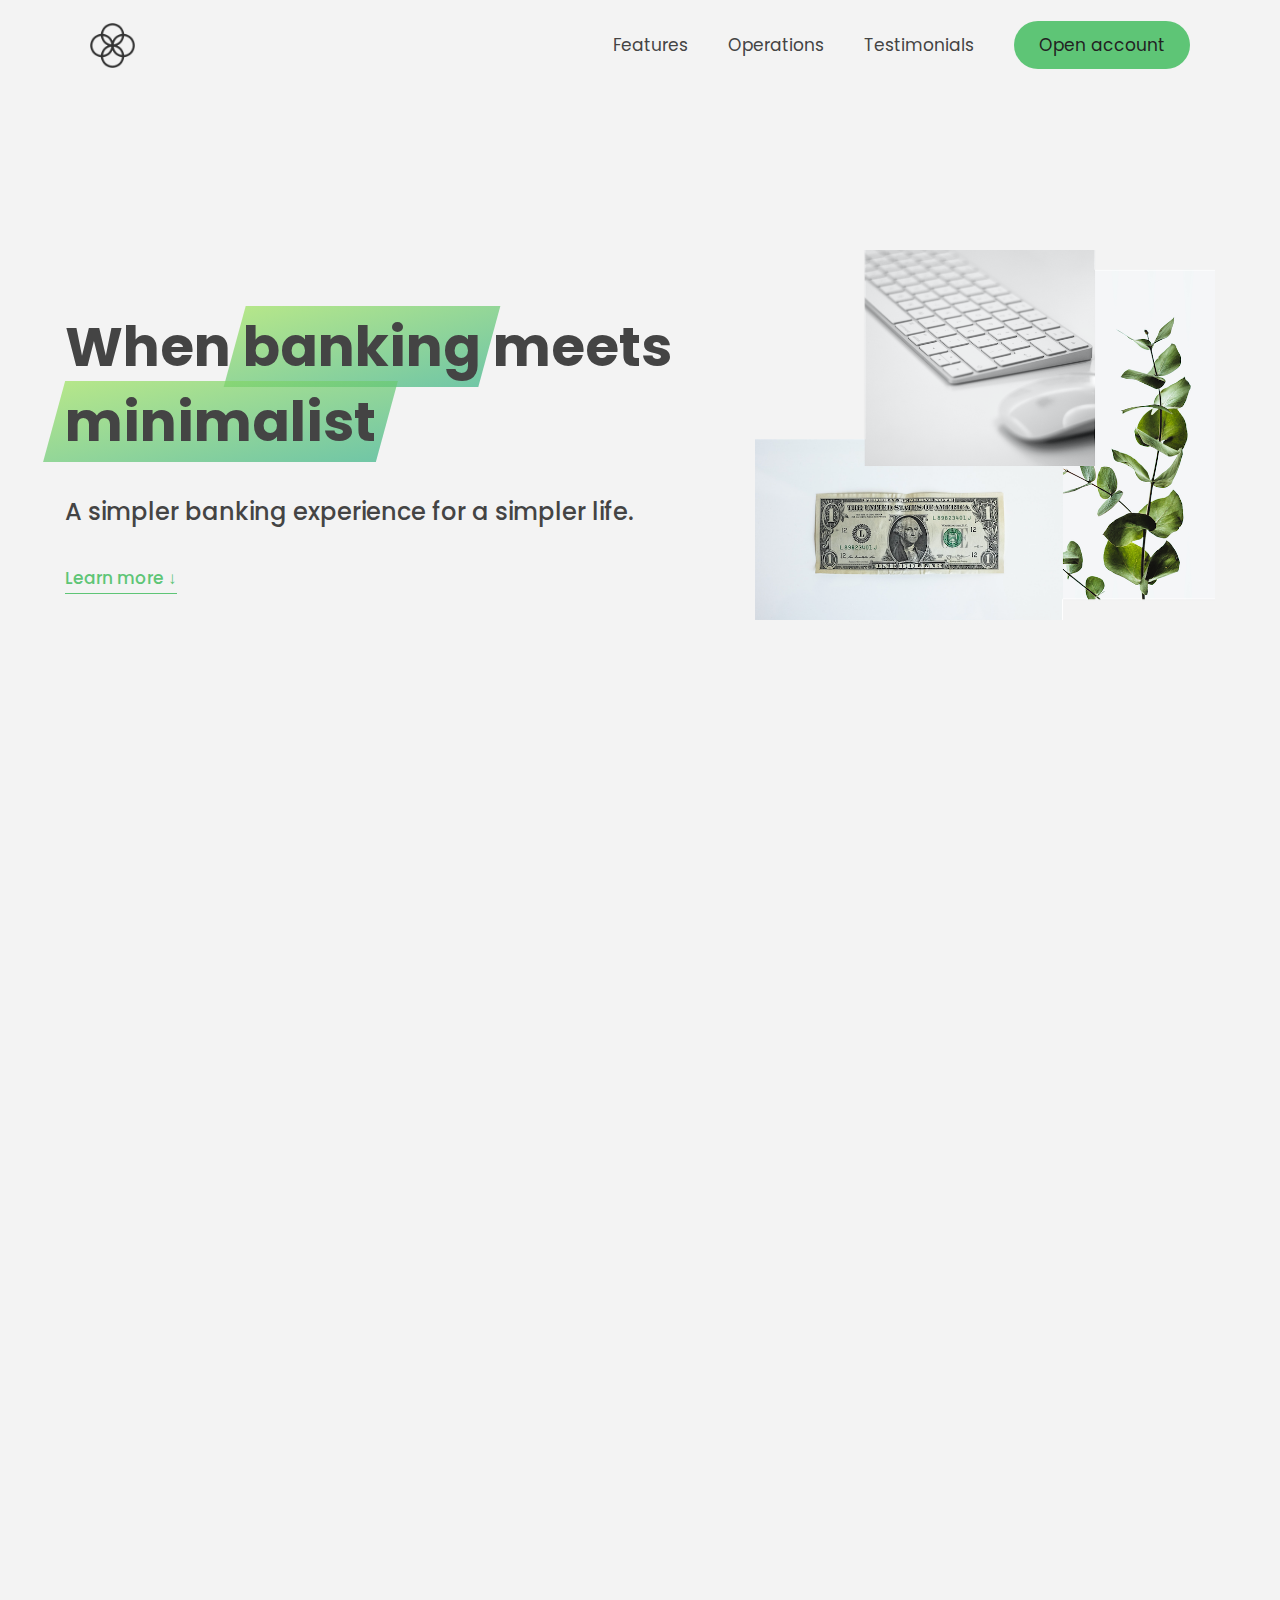
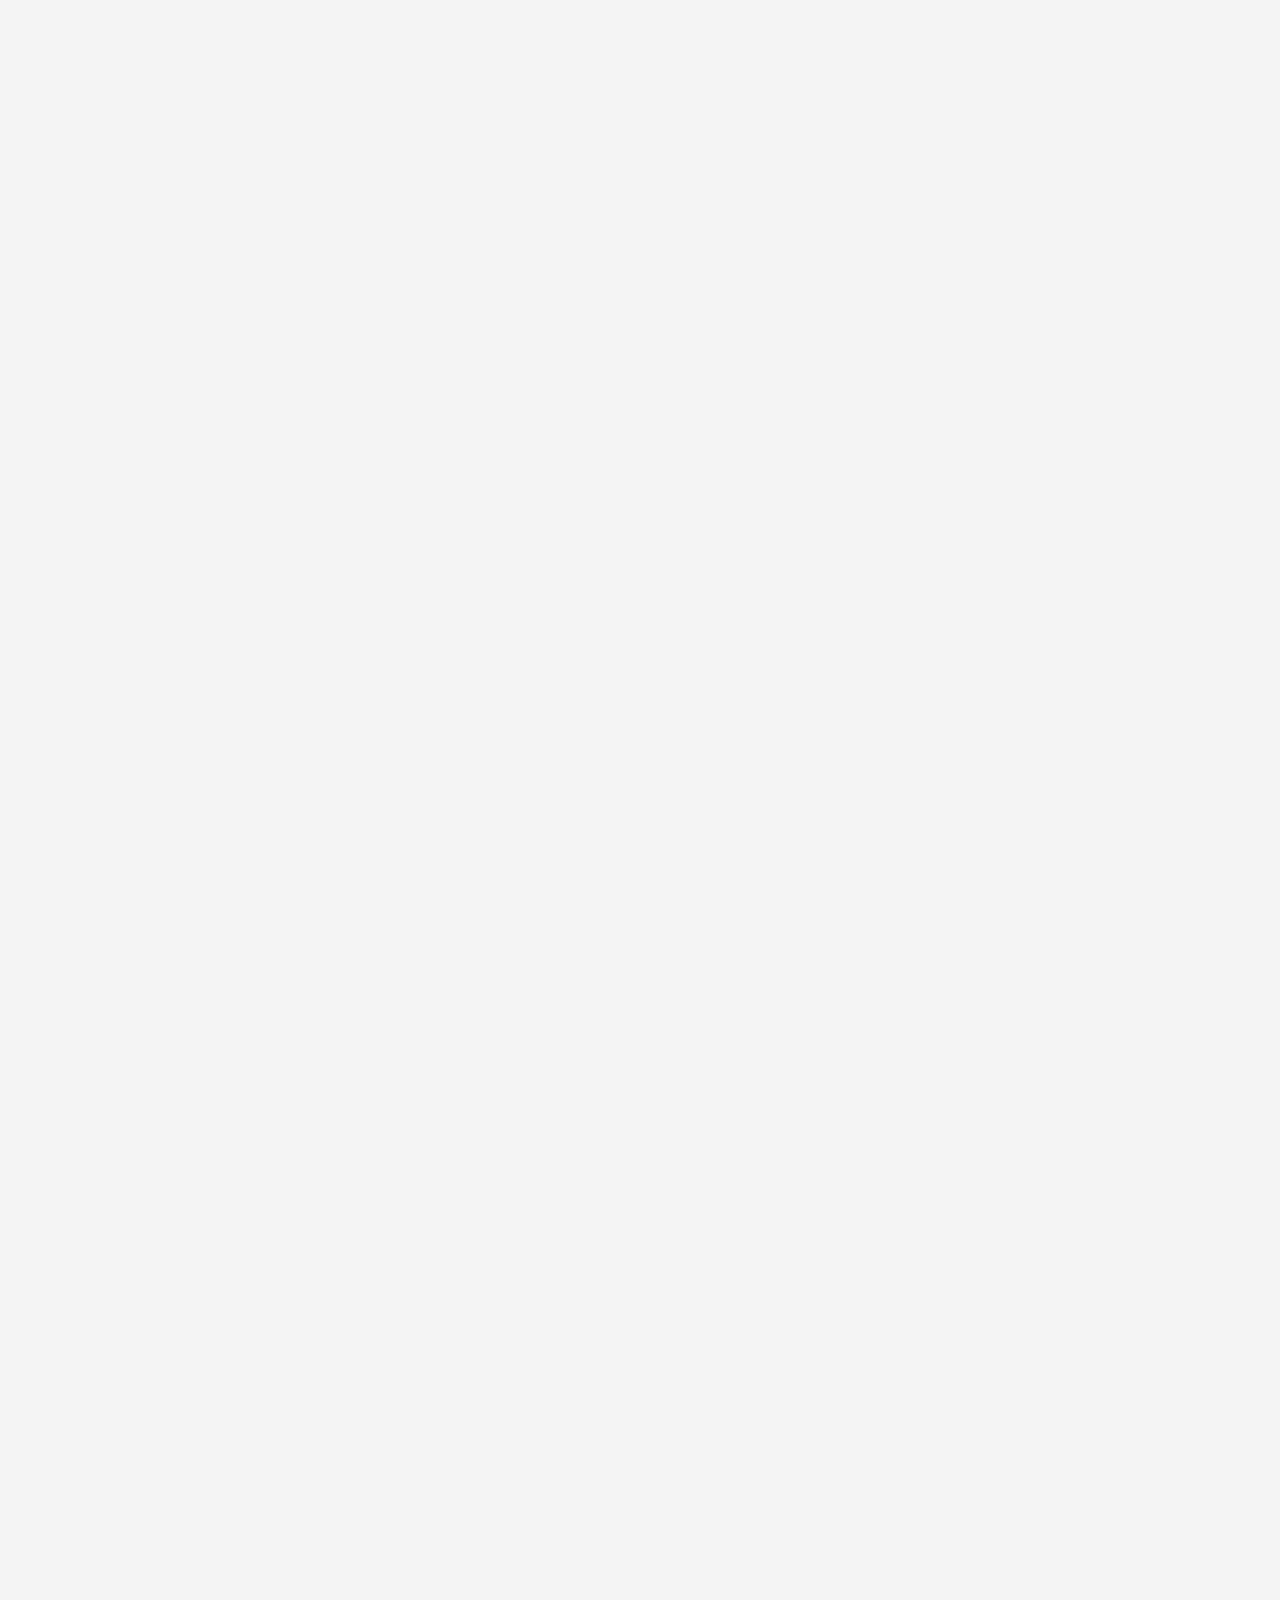
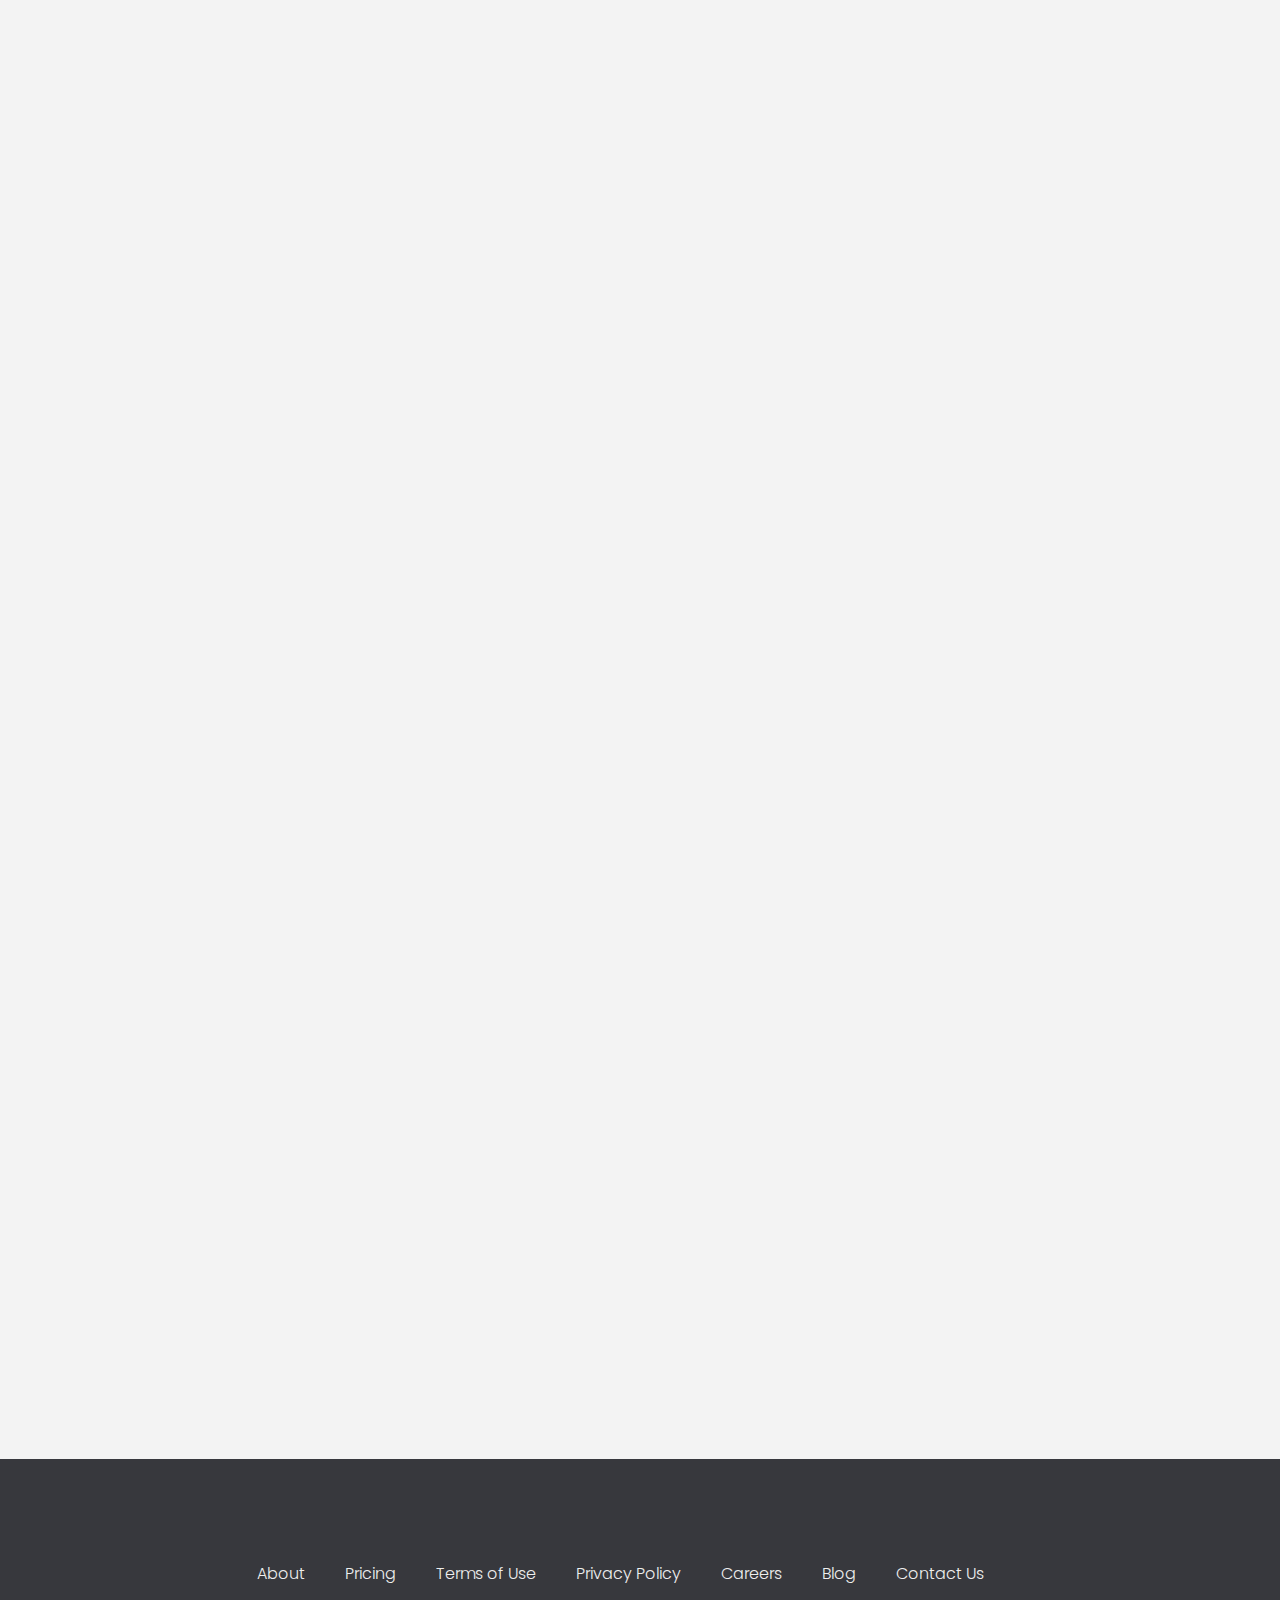
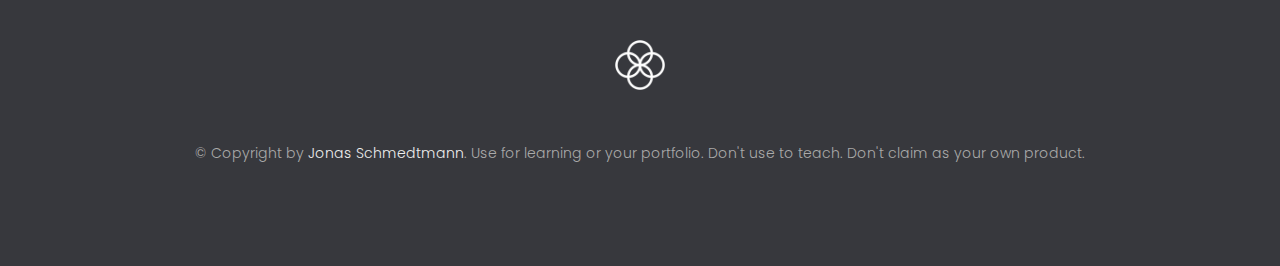
<file: Advanced-dom/index.html>
<!DOCTYPE html>
<html lang="en">
  <head>
    <meta charset="UTF-8" />
    <meta name="viewport" content="width=device-width, initial-scale=1.0" />
    <meta http-equiv="X-UA-Compatible" content="ie=edge" />
    <link rel="shortcut icon" type="image/png" href="img/icon.png" />

    <link
      href="https://fonts.googleapis.com/css?family=Poppins:300,400,500,600&display=swap"
      rel="stylesheet"
    />
    <link rel="stylesheet" href="style.css" />
    <title>Bankist | When Banking meets Minimalist</title>
    <script defer src="script.js"></script>
  </head>
  <body>
    <header class="header">
      <nav class="nav">
        <img
          src="img/logo.png"
          alt="Bankist logo"
          class="nav__logo"
          id="logo"
          designer="Jonas"
          data-version-number="3.0"
        />
        <ul class="nav__links">
          <li class="nav__item">
            <a class="nav__link" href="#section--1">Features</a>
          </li>
          <li class="nav__item">
            <a class="nav__link" href="#section--2">Operations</a>
          </li>
          <li class="nav__item">
            <a class="nav__link" href="#section--3">Testimonials</a>
          </li>
          <li class="nav__item">
            <!--When we click the link below, and when we have href #, that will make the page jump to the top -->
            <a class="nav__link nav__link--btn btn--show-modal" href="#"  
              >Open account</a
            >
          </li>
        </ul>
      </nav>

      <div class="header__title">
        <h1>
          When
          <!-- Green highlight effect -->
          <span class="highlight">banking</span>
          meets<br />
          <span class="highlight">minimalist</span>
        </h1>
        <h4>A simpler banking experience for a simpler life.</h4>
        <button class="btn--text btn--scroll-to">Learn more &DownArrow;</button>
        <img
          src="img/hero.png"
          class="header__img"
          alt="Minimalist bank items"
        />
      </div>
    </header>

    <section class="section" id="section--1">
      <div class="section__title">
        <h2 class="section__description">Features</h2>
        <h3 class="section__header">
          Everything you need in a modern bank and more.
        </h3>
      </div>

      <div class="features">
        <img
          src="img/digital-lazy.jpg"
          data-src="img/digital.jpg"
          alt="Computer"
          class="features__img lazy-img"
        />
        <div class="features__feature">
          <div class="features__icon">
            <svg>
              <use xlink:href="img/icons.svg#icon-monitor"></use>
            </svg>
          </div>
          <h5 class="features__header">100% digital bank</h5>
          <p>
            Lorem ipsum dolor sit amet consectetur adipisicing elit. Unde alias
            sint quos? Accusantium a fugiat porro reiciendis saepe quibusdam
            debitis ducimus.
          </p>
        </div>

        <div class="features__feature">
          <div class="features__icon">
            <svg>
              <use xlink:href="img/icons.svg#icon-trending-up"></use>
            </svg>
          </div>
          <h5 class="features__header">Watch your money grow</h5>
          <p>
            Nesciunt quos autem dolorum voluptates cum dolores dicta fuga
            inventore ab? Nulla incidunt eius numquam sequi iste pariatur
            quibusdam!
          </p>
        </div>
        <img
          src="img/grow-lazy.jpg"
          data-src="img/grow.jpg"
          alt="Plant"
          class="features__img lazy-img"
        />

        <img
          src="img/card-lazy.jpg"
          data-src="img/card.jpg"
          alt="Credit card"
          class="features__img lazy-img"
        />
        <div class="features__feature">
          <div class="features__icon">
            <svg>
              <use xlink:href="img/icons.svg#icon-credit-card"></use>
            </svg>
          </div>
          <h5 class="features__header">Free debit card included</h5>
          <p>
            Quasi, fugit in cumque cupiditate reprehenderit debitis animi enim
            eveniet consequatur odit quam quos possimus assumenda dicta fuga
            inventore ab.
          </p>
        </div>
      </div>
    </section>

    <section class="section" id="section--2">
      <div class="section__title">
        <h2 class="section__description">Operations</h2>
        <h3 class="section__header">
          Everything as simple as possible, but no simpler.
        </h3>
      </div>

      <div class="operations">
        <div class="operations__tab-container">
          <button
            class="btn operations__tab operations__tab--1 operations__tab--active"
            data-tab="1"
          >
            <span>01</span>Instant Transfers
          </button>
          <button class="btn operations__tab operations__tab--2" data-tab="2">
            <span>02</span>Instant Loans
          </button>
          <button class="btn operations__tab operations__tab--3" data-tab="3">
            <span>03</span>Instant Closing
          </button>
        </div>
        <div
          class="operations__content operations__content--1 operations__content--active"
        >
          <div class="operations__icon operations__icon--1">
            <svg>
              <use xlink:href="img/icons.svg#icon-upload"></use>
            </svg>
          </div>
          <h5 class="operations__header">
            Tranfser money to anyone, instantly! No fees, no BS.
          </h5>
          <p>
            Lorem ipsum dolor sit amet, consectetur adipisicing elit, sed do
            eiusmod tempor incididunt ut labore et dolore magna aliqua. Ut enim
            ad minim veniam, quis nostrud exercitation ullamco laboris nisi ut
            aliquip ex ea commodo consequat.
          </p>
        </div>

        <div class="operations__content operations__content--2">
          <div class="operations__icon operations__icon--2">
            <svg>
              <use xlink:href="img/icons.svg#icon-home"></use>
            </svg>
          </div>
          <h5 class="operations__header">
            Buy a home or make your dreams come true, with instant loans.
          </h5>
          <p>
            Duis aute irure dolor in reprehenderit in voluptate velit esse
            cillum dolore eu fugiat nulla pariatur. Excepteur sint occaecat
            cupidatat non proident, sunt in culpa qui officia deserunt mollit
            anim id est laborum.
          </p>
        </div>
        <div class="operations__content operations__content--3">
          <div class="operations__icon operations__icon--3">
            <svg>
              <use xlink:href="img/icons.svg#icon-user-x"></use>
            </svg>
          </div>
          <h5 class="operations__header">
            No longer need your account? No problem! Close it instantly.
          </h5>
          <p>
            Excepteur sint occaecat cupidatat non proident, sunt in culpa qui
            officia deserunt mollit anim id est laborum. Ut enim ad minim
            veniam, quis nostrud exercitation ullamco laboris nisi ut aliquip ex
            ea commodo consequat.
          </p>
        </div>
      </div>
    </section>

    <section class="section" id="section--3">
      <div class="section__title section__title--testimonials">
        <h2 class="section__description">Not sure yet?</h2>
        <h3 class="section__header">
          Millions of Bankists are already making their lifes simpler.
        </h3>
      </div>

      <div class="slider">
        <div class="slide slide--1">
          <div class="testimonial">
            <h5 class="testimonial__header">Best financial decision ever!</h5>
            <blockquote class="testimonial__text">
              Lorem ipsum dolor sit, amet consectetur adipisicing elit.
              Accusantium quas quisquam non? Quas voluptate nulla minima
              deleniti optio ullam nesciunt, numquam corporis et asperiores
              laboriosam sunt, praesentium suscipit blanditiis. Necessitatibus
              id alias reiciendis, perferendis facere pariatur dolore veniam
              autem esse non voluptatem saepe provident nihil molestiae.
            </blockquote>
            <address class="testimonial__author">
              <img src="img/user-1.jpg" alt="" class="testimonial__photo" />
              <h6 class="testimonial__name">Aarav Lynn</h6>
              <p class="testimonial__location">San Francisco, USA</p>
            </address>
          </div>
        </div>

        <div class="slide slide--2">
          <div class="testimonial">
            <h5 class="testimonial__header">
              The last step to becoming a complete minimalist
            </h5>
            <blockquote class="testimonial__text">
              Quisquam itaque deserunt ullam, quia ea repellendus provident,
              ducimus neque ipsam modi voluptatibus doloremque, corrupti
              laborum. Incidunt numquam perferendis veritatis neque repellendus.
              Lorem, ipsum dolor sit amet consectetur adipisicing elit. Illo
              deserunt exercitationem deleniti.
            </blockquote>
            <address class="testimonial__author">
              <img src="img/user-2.jpg" alt="" class="testimonial__photo" />
              <h6 class="testimonial__name">Miyah Miles</h6>
              <p class="testimonial__location">London, UK</p>
            </address>
          </div>
        </div>

        <div class="slide slide--3">
          <div class="testimonial">
            <h5 class="testimonial__header">
              Finally free from old-school banks
            </h5>
            <blockquote class="testimonial__text">
              Debitis, nihil sit minus suscipit magni aperiam vel tenetur
              incidunt commodi architecto numquam omnis nulla autem,
              necessitatibus blanditiis modi similique quidem. Odio aliquam
              culpa dicta beatae quod maiores ipsa minus consequatur error sunt,
              deleniti saepe aliquid quos inventore sequi. Necessitatibus id
              alias reiciendis, perferendis facere.
            </blockquote>
            <address class="testimonial__author">
              <img src="img/user-3.jpg" alt="" class="testimonial__photo" />
              <h6 class="testimonial__name">Francisco Gomes</h6>
              <p class="testimonial__location">Lisbon, Portugal</p>
            </address>
          </div>
        </div>

        <!-- <div class="slide"><img src="img/img-1.jpg" alt="Photo 1" /></div>
        <div class="slide"><img src="img/img-2.jpg" alt="Photo 2" /></div>
        <div class="slide"><img src="img/img-3.jpg" alt="Photo 3" /></div>
        <div class="slide"><img src="img/img-4.jpg" alt="Photo 4" /></div> -->
        <button class="slider__btn slider__btn--left">&larr;</button>
        <button class="slider__btn slider__btn--right">&rarr;</button>
        <div class="dots"></div>
      </div>
    </section>

    <section class="section section--sign-up">
      <div class="section__title">
        <h3 class="section__header">
          The best day to join Bankist was one year ago. The second best is
          today!
        </h3>
      </div>
      <button class="btn btn--show-modal">Open your free account today!</button>
    </section>

    <footer class="footer">
      <ul class="footer__nav">
        <li class="footer__item">
          <a class="footer__link" href="#">About</a>
        </li>
        <li class="footer__item">
          <a class="footer__link" href="#">Pricing</a>
        </li>
        <li class="footer__item">
          <a class="footer__link" href="#">Terms of Use</a>
        </li>
        <li class="footer__item">
          <a class="footer__link" href="#">Privacy Policy</a>
        </li>
        <li class="footer__item">
          <a class="footer__link" href="#">Careers</a>
        </li>
        <li class="footer__item">
          <a class="footer__link" href="#">Blog</a>
        </li>
        <li class="footer__item">
          <a class="footer__link" href="#">Contact Us</a>
        </li>
      </ul>
      <img src="img/icon.png" alt="Logo" class="footer__logo" />
      <p class="footer__copyright">
        &copy; Copyright by
        <a
          class="footer__link twitter-link"
          target="_blank"
          href="https://twitter.com/jonasschmedtman"
          >Jonas Schmedtmann</a
        >. Use for learning or your portfolio. Don't use to teach. Don't claim
        as your own product.
      </p>
    </footer>

    <div class="modal hidden">
      <button class="btn--close-modal">&times;</button>
      <h2 class="modal__header">
        Open your bank account <br />
        in just <span class="highlight">5 minutes</span>
      </h2>
      <form class="modal__form">
        <label>First Name</label>
        <input type="text" />
        <label>Last Name</label>
        <input type="text" />
        <label>Email Address</label>
        <input type="email" />
        <button class="btn">Next step &rarr;</button>
      </form>
    </div>
    <div class="overlay hidden"></div>

    
  </body>
</html>
</file>
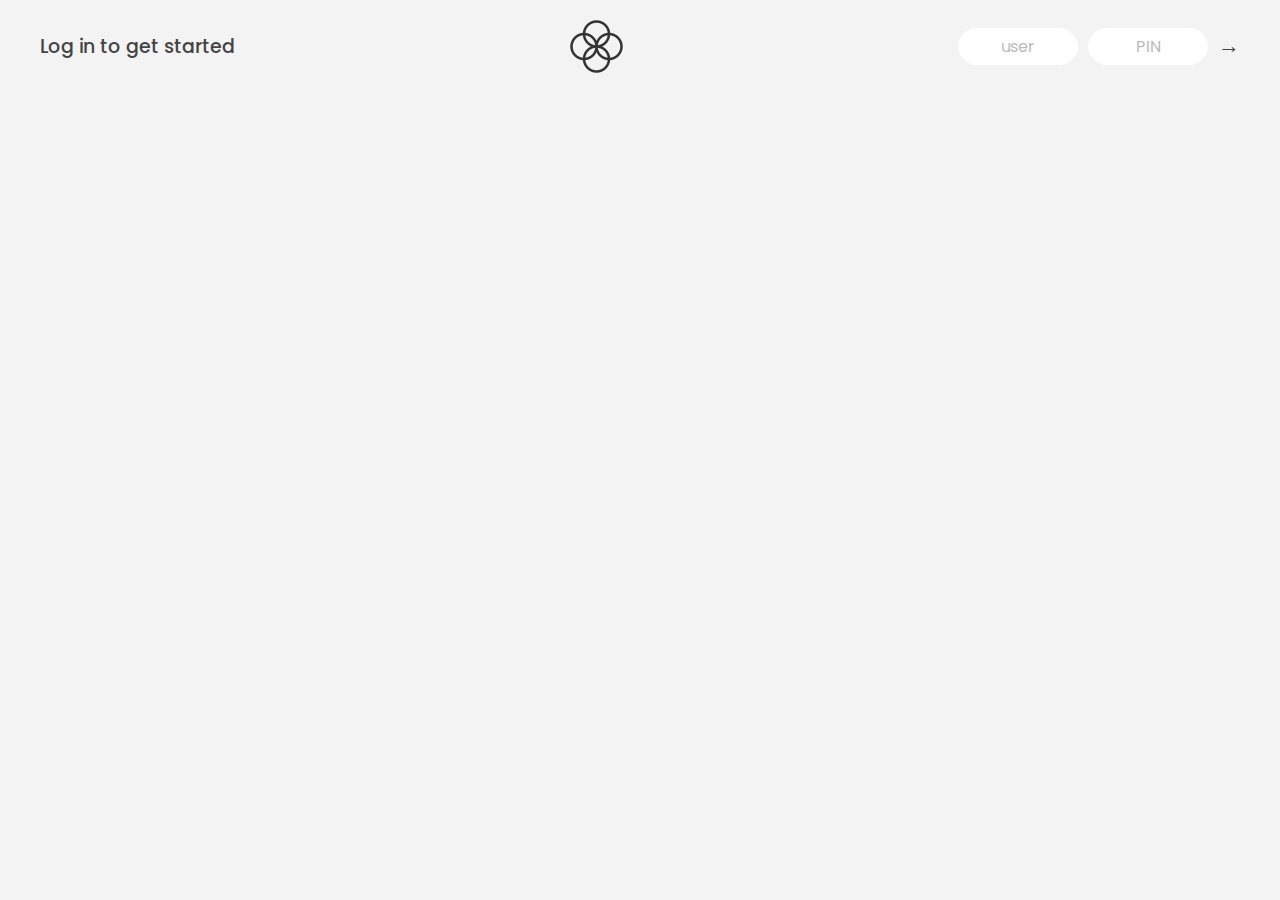
<file: Arrays/index.html>
<!DOCTYPE html>
<html lang="en">
  <head>
    <meta charset="UTF-8" />
    <meta name="viewport" content="width=device-width, initial-scale=1.0" />
    <meta http-equiv="X-UA-Compatible" content="ie=edge" />
    <link rel="shortcut icon" type="image/png" href="/icon.png" />

    <link
      href="https://fonts.googleapis.com/css?family=Poppins:400,500,600&display=swap"
      rel="stylesheet"
    />

    <link rel="stylesheet" href="style.css" />
    <title>Bankist</title>
  </head>
  <body>
    <!-- TOP NAVIGATION -->
    <nav>
      <p class="welcome">Log in to get started</p>
      <img src="logo.png" alt="Logo" class="logo" />
      <form class="login">
        <input
          type="text"
          placeholder="user"
          class="login__input login__input--user"
        />
        <!-- In practice, use type="password" -->
        <input
          type="text"
          placeholder="PIN"
          maxlength="4"
          class="login__input login__input--pin"
        />
        <button class="login__btn">&rarr;</button>
      </form>
    </nav>

    <main class="app">
      <!-- BALANCE -->
      <div class="balance">
        <div>
          <p class="balance__label">Current balance</p>
          <p class="balance__date">
            As of <span class="date">05/03/2037</span>
          </p>
        </div>
        <p class="balance__value">0000€</p>
      </div>

      <!-- MOVEMENTS -->
      <div class="movements">
        <div class="movements__row">
          <div class="movements__type movements__type--deposit">2 deposit</div>
          <div class="movements__date">3 days ago</div>
          <div class="movements__value">4 000€</div>
        </div>
        <div class="movements__row">
          <div class="movements__type movements__type--withdrawal">
            1 withdrawal
          </div>
          <div class="movements__date">24/01/2037</div>
          <div class="movements__value">-378€</div>
        </div>
      </div>

      <!-- SUMMARY -->
      <div class="summary">
        <p class="summary__label">In</p>
        <p class="summary__value summary__value--in">0000€</p>
        <p class="summary__label">Out</p>
        <p class="summary__value summary__value--out">0000€</p>
        <p class="summary__label">Interest</p>
        <p class="summary__value summary__value--interest">0000€</p>
        <button class="btn--sort">&downarrow; SORT</button>
      </div>

      <!-- OPERATION: TRANSFERS -->
      <div class="operation operation--transfer">
        <h2>Transfer money</h2>
        <form class="form form--transfer">
          <input type="text" class="form__input form__input--to" />
          <input type="number" class="form__input form__input--amount" />
          <button class="form__btn form__btn--transfer">&rarr;</button>
          <label class="form__label">Transfer to</label>
          <label class="form__label">Amount</label>
        </form>
      </div>

      <!-- OPERATION: LOAN -->
      <div class="operation operation--loan">
        <h2>Request loan</h2>
        <form class="form form--loan">
          <input type="number" class="form__input form__input--loan-amount" />
          <button class="form__btn form__btn--loan">&rarr;</button>
          <label class="form__label form__label--loan">Amount</label>
        </form>
      </div>

      <!-- OPERATION: CLOSE -->
      <div class="operation operation--close">
        <h2>Close account</h2>
        <form class="form form--close">
          <input type="text" class="form__input form__input--user" />
          <input
            type="password"
            maxlength="6"
            class="form__input form__input--pin"
          />
          <button class="form__btn form__btn--close">&rarr;</button>
          <label class="form__label">Confirm user</label>
          <label class="form__label">Confirm PIN</label>
        </form>
      </div>

      <!-- LOGOUT TIMER -->
      <p class="logout-timer">
        You will be logged out in <span class="timer">05:00</span>
      </p>
    </main>

    <!-- <footer>
      &copy; by Jonas Schmedtmann. Don't claim as your own :)
    </footer> -->

    <script src="challenge4.js"></script>
  </body>
</html>
</file>
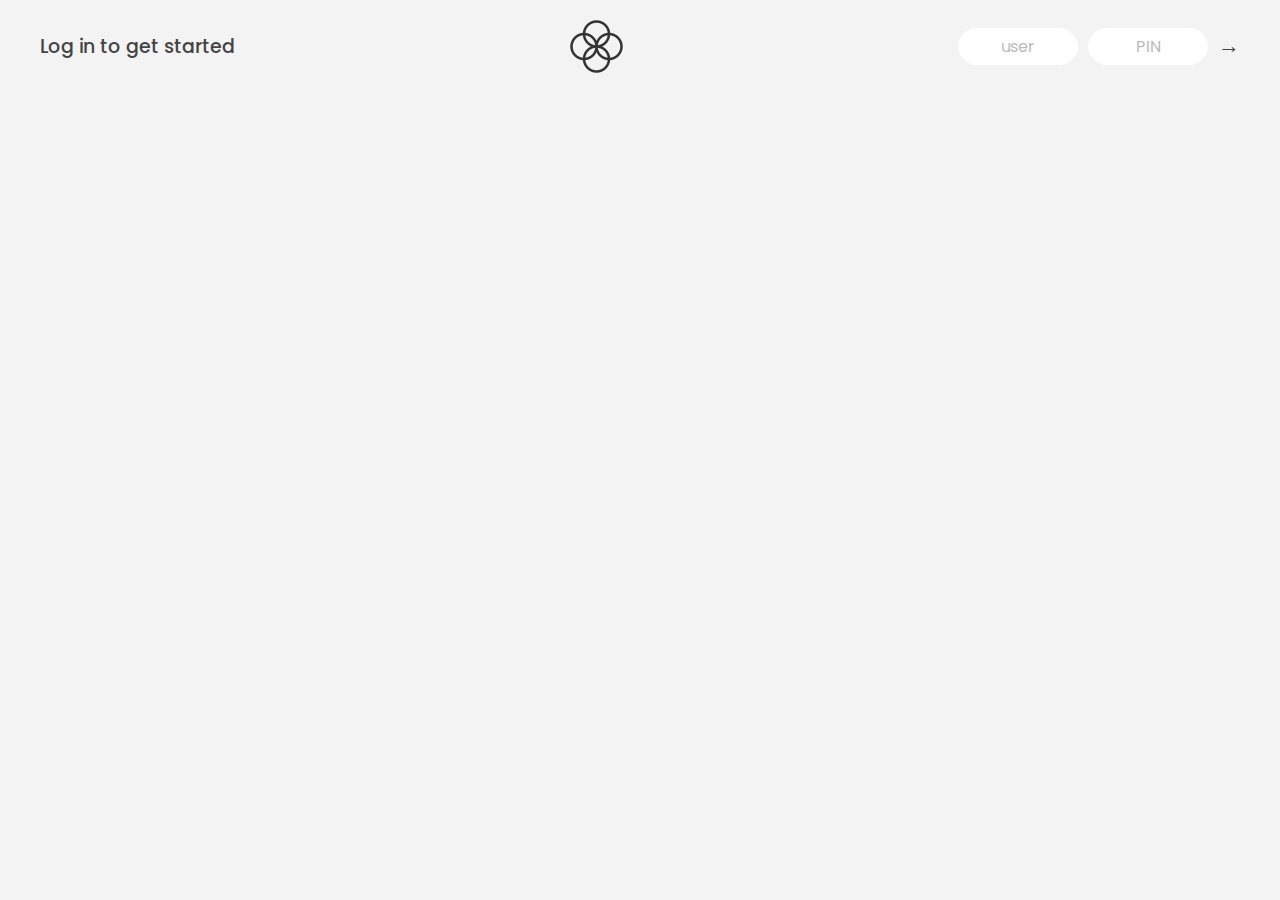
<file: Numbers-Dates-Timers/index.html>
<!DOCTYPE html>
<html lang="en">
  <head>
    <meta charset="UTF-8" />
    <meta name="viewport" content="width=device-width, initial-scale=1.0" />
    <meta http-equiv="X-UA-Compatible" content="ie=edge" />
    <link rel="shortcut icon" type="image/png" href="/icon.png" />

    <link
      href="https://fonts.googleapis.com/css?family=Poppins:400,500,600&display=swap"
      rel="stylesheet"
    />

    <link rel="stylesheet" href="style.css" />
    <title>Bankist</title>
  </head>
  <body>
    <!-- TOP NAVIGATION -->
    <nav>
      <p class="welcome">Log in to get started</p>
      <img src="logo.png" alt="Logo" class="logo" />
      <form class="login">
        <input
          type="text"
          placeholder="user"
          class="login__input login__input--user"
        />
        <!-- In practice, use type="password" -->
        <input
          type="text"
          placeholder="PIN"
          maxlength="4"
          class="login__input login__input--pin"
        />
        <button class="login__btn">&rarr;</button>
      </form>
    </nav>

    <main class="app">
      <!-- BALANCE -->
      <div class="balance">
        <div>
          <p class="balance__label">Current balance</p>
          <p class="balance__date">
            As of <span class="date">05/03/2037</span>
          </p>
        </div>
        <p class="balance__value">0000€</p>
      </div>

      <!-- MOVEMENTS -->
      <div class="movements">
        <div class="movements__row">
          <div class="movements__type movements__type--deposit">2 deposit</div>
          <div class="movements__date">3 days ago</div>
          <div class="movements__value">4 000€</div>
        </div>
        <div class="movements__row">
          <div class="movements__type movements__type--withdrawal">
            1 withdrawal
          </div>
          <div class="movements__date">24/01/2037</div>
          <div class="movements__value">-378€</div>
        </div>
      </div>

      <!-- SUMMARY -->
      <div class="summary">
        <p class="summary__label">In</p>
        <p class="summary__value summary__value--in">0000€</p>
        <p class="summary__label">Out</p>
        <p class="summary__value summary__value--out">0000€</p>
        <p class="summary__label">Interest</p>
        <p class="summary__value summary__value--interest">0000€</p>
        <button class="btn--sort">&downarrow; SORT</button>
      </div>

      <!-- OPERATION: TRANSFERS -->
      <div class="operation operation--transfer">
        <h2>Transfer money</h2>
        <form class="form form--transfer">
          <input type="text" class="form__input form__input--to" />
          <input type="number" class="form__input form__input--amount" />
          <button class="form__btn form__btn--transfer">&rarr;</button>
          <label class="form__label">Transfer to</label>
          <label class="form__label">Amount</label>
        </form>
      </div>

      <!-- OPERATION: LOAN -->
      <div class="operation operation--loan">
        <h2>Request loan</h2>
        <form class="form form--loan">
          <input type="number" class="form__input form__input--loan-amount" />
          <button class="form__btn form__btn--loan">&rarr;</button>
          <label class="form__label form__label--loan">Amount</label>
        </form>
      </div>

      <!-- OPERATION: CLOSE -->
      <div class="operation operation--close">
        <h2>Close account</h2>
        <form class="form form--close">
          <input type="text" class="form__input form__input--user" />
          <input
            type="password"
            maxlength="6"
            class="form__input form__input--pin"
          />
          <button class="form__btn form__btn--close">&rarr;</button>
          <label class="form__label">Confirm user</label>
          <label class="form__label">Confirm PIN</label>
        </form>
      </div>

      <!-- LOGOUT TIMER -->
      <p class="logout-timer">
        You will be logged out in <span class="timer">05:00</span>
      </p>
    </main>

    <!-- <footer>
      &copy; by Jonas Schmedtmann. Don't claim as your own :)
    </footer> -->

    <script src="script.js"></script>
  </body>
</html>
</file>
<file: Advanced-dom/style.css>
/* The page is NOT responsive. You can implement responsiveness yourself if you wanna have some fun 😃 */

:root {
    --color-primary: #5ec576;
    --color-secondary: #ffcb03;
    --color-tertiary: #ff585f;
    --color-primary-darker: #4bbb7d;
    --color-secondary-darker: #ffbb00;
    --color-tertiary-darker: #fd424b;
    --color-primary-opacity: #5ec5763a;
    --color-secondary-opacity: #ffcd0331;
    --color-tertiary-opacity: #ff58602d;
    --gradient-primary: linear-gradient(to top left, #39b385, #9be15d);
    --gradient-secondary: linear-gradient(to top left, #ffb003, #ffcb03);
  }
  
  * {
    margin: 0;
    padding: 0;
    box-sizing: inherit;
  }
  
  html {
    font-size: 62.5%;
    box-sizing: border-box;
  }
  
  body {
    font-family: 'Poppins', sans-serif;
    font-weight: 300;
    color: #444;
    line-height: 1.9;
    background-color: #f3f3f3;
  }
  
  /* GENERAL ELEMENTS */
  .section {
    padding: 15rem 3rem;
    border-top: 1px solid #ddd;
  
    transition: transform 1s, opacity 1s;
  }
  
  .section--hidden {
    opacity: 0;
    transform: translateY(8rem);
  }
  
  .section__title {
    max-width: 80rem;
    margin: 0 auto 8rem auto;
  }
  
  .section__description {
    font-size: 1.8rem;
    font-weight: 600;
    text-transform: uppercase;
    color: var(--color-primary);
    margin-bottom: 1rem;
  }
  
  .section__header {
    font-size: 4rem;
    line-height: 1.3;
    font-weight: 500;
  }
  
  .btn {
    display: inline-block;
    background-color: var(--color-primary);
    font-size: 1.6rem;
    font-family: inherit;
    font-weight: 500;
    border: none;
    padding: 1.25rem 4.5rem;
    border-radius: 10rem;
    cursor: pointer;
    transition: all 0.3s;
  }
  
  .btn:hover {
    background-color: var(--color-primary-darker);
  }
  
  .btn--text {
    display: inline-block;
    background: none;
    font-size: 1.7rem;
    font-family: inherit;
    font-weight: 500;
    color: var(--color-primary);
    border: none;
    border-bottom: 1px solid currentColor;
    padding-bottom: 2px;
    cursor: pointer;
    transition: all 0.3s;
  }
  
  p {
    color: #666;
  }
  
  /* This is BAD for accessibility! Don't do in the real world! */
  button:focus {
    outline: none;
  }
  
  img {
    transition: filter 0.5s;
  }
  
  .lazy-img {
    filter: blur(20px);
  }
  
  /* NAVIGATION */
  .nav {
    display: flex;
    justify-content: space-between;
    align-items: center;
    height: 9rem;
    width: 100%;
    padding: 0 6rem;
    z-index: 100;
  }
  
  /* nav and stickly class at the same time */
  .nav.sticky {
    position: fixed;
    background-color: rgba(255, 255, 255, 0.95);
  }
  
  .nav__logo {
    height: 4.5rem;
    transition: all 0.3s;
  }
  
  .nav__links {
    display: flex;
    align-items: center;
    list-style: none;
  }
  
  .nav__item {
    margin-left: 4rem;
  }
  
  .nav__link:link,
  .nav__link:visited {
    font-size: 1.7rem;
    font-weight: 400;
    color: inherit;
    text-decoration: none;
    display: block;
    transition: all 0.3s;
  }
  
  .nav__link--btn:link,
  .nav__link--btn:visited {
    padding: 0.8rem 2.5rem;
    border-radius: 3rem;
    background-color: var(--color-primary);
    color: #222;
  }
  
  .nav__link--btn:hover,
  .nav__link--btn:active {
    color: inherit;
    background-color: var(--color-primary-darker);
    color: #333;
  }
  
  /* HEADER */
  .header {
    padding: 0 3rem;
    height: 100vh;
    display: flex;
    flex-direction: column;
    align-items: center;
  }
  
  .header__title {
    flex: 1;
  
    max-width: 115rem;
    display: grid;
    grid-template-columns: 3fr 2fr;
    row-gap: 3rem;
    align-content: center;
    justify-content: center;
  
    align-items: start;
    justify-items: start;
  }
  
  h1 {
    font-size: 5.5rem;
    line-height: 1.35;
  }
  
  h4 {
    font-size: 2.4rem;
    font-weight: 500;
  }
  
  .header__img {
    width: 100%;
    grid-column: 2 / 3;
    grid-row: 1 / span 4;
    transform: translateY(-6rem);
  }
  
  .highlight {
    position: relative;
  }
  
  .highlight::after {
    display: block;
    content: '';
    position: absolute;
    bottom: 0;
    left: 0;
    height: 100%;
    width: 100%;
    z-index: -1;
    opacity: 0.7;
    transform: scale(1.07, 1.05) skewX(-15deg);
    background-image: var(--gradient-primary);
  }
  
  /* FEATURES */
  .features {
    display: grid;
    grid-template-columns: 1fr 1fr;
    gap: 4rem;
    margin: 0 12rem;
  }
  
  .features__img {
    width: 100%;
  }
  
  .features__feature {
    align-self: center;
    justify-self: center;
    width: 70%;
    font-size: 1.5rem;
  }
  
  .features__icon {
    display: flex;
    align-items: center;
    justify-content: center;
    background-color: var(--color-primary-opacity);
    height: 5.5rem;
    width: 5.5rem;
    border-radius: 50%;
    margin-bottom: 2rem;
  }
  
  .features__icon svg {
    height: 2.5rem;
    width: 2.5rem;
    fill: var(--color-primary);
  }
  
  .features__header {
    font-size: 2rem;
    margin-bottom: 1rem;
  }
  
  /* OPERATIONS */
  .operations {
    max-width: 100rem;
    margin: 12rem auto 0 auto;
  
    background-color: #fff;
  }
  
  .operations__tab-container {
    display: flex;
    justify-content: center;
  }
  
  .operations__tab {
    margin-right: 2.5rem;
    transform: translateY(-50%);
  }
  
  .operations__tab span {
    margin-right: 1rem;
    font-weight: 600;
    display: inline-block;
  }
  
  .operations__tab--1 {
    background-color: var(--color-secondary);
  }
  
  .operations__tab--1:hover {
    background-color: var(--color-secondary-darker);
  }
  
  .operations__tab--3 {
    background-color: var(--color-tertiary);
    margin: 0;
  }
  
  .operations__tab--3:hover {
    background-color: var(--color-tertiary-darker);
  }
  
  .operations__tab--active {
    transform: translateY(-66%);
  }
  
  .operations__content {
    display: none;
  
    /* JUST PRESENTATIONAL */
    font-size: 1.7rem;
    padding: 2.5rem 7rem 6.5rem 7rem;
  }
  
  .operations__content--active {
    display: grid;
    grid-template-columns: 7rem 1fr;
    column-gap: 3rem;
    row-gap: 0.5rem;
  }
  
  .operations__header {
    font-size: 2.25rem;
    font-weight: 500;
    align-self: center;
  }
  
  .operations__icon {
    display: flex;
    align-items: center;
    justify-content: center;
    height: 7rem;
    width: 7rem;
    border-radius: 50%;
  }
  
  .operations__icon svg {
    height: 2.75rem;
    width: 2.75rem;
  }
  
  .operations__content p {
    grid-column: 2;
  }
  
  .operations__icon--1 {
    background-color: var(--color-secondary-opacity);
  }
  .operations__icon--2 {
    background-color: var(--color-primary-opacity);
  }
  .operations__icon--3 {
    background-color: var(--color-tertiary-opacity);
  }
  .operations__icon--1 svg {
    fill: var(--color-secondary-darker);
  }
  .operations__icon--2 svg {
    fill: var(--color-primary);
  }
  .operations__icon--3 svg {
    fill: var(--color-tertiary);
  }
  
  /* SLIDER */
  .slider {
    max-width: 100rem;
    height: 50rem;
    margin: 0 auto;
    position: relative;
  
    /* IN THE END */
    overflow: hidden;
  }
  
  .slide {
    position: absolute;
    top: 0;
    width: 100%;
    height: 50rem;
  
    display: flex;
    align-items: center;
    justify-content: center;
  
    /* THIS creates the animation! */
    transition: transform 1s;
  }
  
  .slide > img {
    /* Only for images that have different size than slide */
    width: 100%;
    height: 100%;
    object-fit: cover;
  }
  
  .slider__btn {
    position: absolute;
    top: 50%;
    z-index: 10;
  
    border: none;
    background: rgba(255, 255, 255, 0.7);
    font-family: inherit;
    color: #333;
    border-radius: 50%;
    height: 5.5rem;
    width: 5.5rem;
    font-size: 3.25rem;
    cursor: pointer;
  }
  
  .slider__btn--left {
    left: 6%;
    transform: translate(-50%, -50%);
  }
  
  .slider__btn--right {
    right: 6%;
    transform: translate(50%, -50%);
  }
  
  .dots {
    position: absolute;
    bottom: 5%;
    left: 50%;
    transform: translateX(-50%);
    display: flex;
  }
  
  .dots__dot {
    border: none;
    background-color: #b9b9b9;
    opacity: 0.7;
    height: 1rem;
    width: 1rem;
    border-radius: 50%;
    margin-right: 1.75rem;
    cursor: pointer;
    transition: all 0.5s;
  
    /* Only necessary when overlying images */
    /* box-shadow: 0 0.6rem 1.5rem rgba(0, 0, 0, 0.7); */
  }
  
  .dots__dot:last-child {
    margin: 0;
  }
  
  .dots__dot--active {
    /* background-color: #fff; */
    background-color: #888;
    opacity: 1;
  }
  
  /* TESTIMONIALS */
  .testimonial {
    width: 65%;
    position: relative;
  }
  
  .testimonial::before {
    content: '\201C';
    position: absolute;
    top: -5.7rem;
    left: -6.8rem;
    line-height: 1;
    font-size: 20rem;
    font-family: inherit;
    color: var(--color-primary);
    z-index: -1;
  }
  
  .testimonial__header {
    font-size: 2.25rem;
    font-weight: 500;
    margin-bottom: 1.5rem;
  }
  
  .testimonial__text {
    font-size: 1.7rem;
    margin-bottom: 3.5rem;
    color: #666;
  }
  
  .testimonial__author {
    margin-left: 3rem;
    font-style: normal;
  
    display: grid;
    grid-template-columns: 6.5rem 1fr;
    column-gap: 2rem;
  }
  
  .testimonial__photo {
    grid-row: 1 / span 2;
    width: 6.5rem;
    border-radius: 50%;
  }
  
  .testimonial__name {
    font-size: 1.7rem;
    font-weight: 500;
    align-self: end;
    margin: 0;
  }
  
  .testimonial__location {
    font-size: 1.5rem;
  }
  
  .section__title--testimonials {
    margin-bottom: 4rem;
  }
  
  /* SIGNUP */
  .section--sign-up {
    background-color: #37383d;
    border-top: none;
    border-bottom: 1px solid #444;
    text-align: center;
    padding: 10rem 3rem;
  }
  
  .section--sign-up .section__header {
    color: #fff;
    text-align: center;
  }
  
  .section--sign-up .section__title {
    margin-bottom: 6rem;
  }
  
  .section--sign-up .btn {
    font-size: 1.9rem;
    padding: 2rem 5rem;
  }
  
  /* FOOTER */
  .footer {
    padding: 10rem 3rem;
    background-color: #37383d;
  }
  
  .footer__nav {
    list-style: none;
    display: flex;
    justify-content: center;
    margin-bottom: 5rem;
  }
  
  .footer__item {
    margin-right: 4rem;
  }
  
  .footer__link {
    font-size: 1.6rem;
    color: #eee;
    text-decoration: none;
  }
  
  .footer__logo {
    height: 5rem;
    display: block;
    margin: 0 auto;
    margin-bottom: 5rem;
  }
  
  .footer__copyright {
    font-size: 1.4rem;
    color: #aaa;
    text-align: center;
  }
  
  .footer__copyright .footer__link {
    font-size: 1.4rem;
  }
  
  /* MODAL WINDOW */
  .modal {
    position: fixed;
    top: 50%;
    left: 50%;
    transform: translate(-50%, -50%);
    max-width: 60rem;
    background-color: #f3f3f3;
    padding: 5rem 6rem;
    box-shadow: 0 4rem 6rem rgba(0, 0, 0, 0.3);
    z-index: 1000;
    transition: all 0.5s;
  }
  
  .overlay {
    position: fixed;
    top: 0;
    left: 0;
    width: 100%;
    height: 100%;
    background-color: rgba(0, 0, 0, 0.5);
    backdrop-filter: blur(4px);
    z-index: 100;
    transition: all 0.5s;
  }
  
  .modal__header {
    font-size: 3.25rem;
    margin-bottom: 4.5rem;
    line-height: 1.5;
  }
  
  .modal__form {
    margin: 0 3rem;
    display: grid;
    grid-template-columns: 1fr 2fr;
    align-items: center;
    gap: 2.5rem;
  }
  
  .modal__form label {
    font-size: 1.7rem;
    font-weight: 500;
  }
  
  .modal__form input {
    font-size: 1.7rem;
    padding: 1rem 1.5rem;
    border: 1px solid #ddd;
    border-radius: 0.5rem;
  }
  
  .modal__form button {
    grid-column: 1 / span 2;
    justify-self: center;
    margin-top: 1rem;
  }
  
  .btn--close-modal {
    font-family: inherit;
    color: inherit;
    position: absolute;
    top: 0.5rem;
    right: 2rem;
    font-size: 4rem;
    cursor: pointer;
    border: none;
    background: none;
  }
  
  .hidden {
    visibility: hidden;
    opacity: 0;
  }
  
  /* COOKIE MESSAGE */
  .cookie-message { 
    display: flex;
    align-items: center;
    justify-content: space-evenly;
    width: 100%;
    background-color: white;
    color: #bbb;
    font-size: 1.5rem;
    font-weight: 400;
  }
</file>
<file: Arrays/style.css>
/*
 * Use this CSS to learn some intersting techniques,
 * in case you're wondering how I built the UI.
 * Have fun! 😁
 */

 * {
    margin: 0;
    padding: 0;
    box-sizing: inherit;
  }
  
  html {
    font-size: 62.5%;
    box-sizing: border-box;
  }
  
  body {
    font-family: "Poppins", sans-serif;
    color: #444;
    background-color: #f3f3f3;
    height: 100vh;
    padding: 2rem;
  }
  
  nav {
    display: flex;
    justify-content: space-between;
    align-items: center;
    padding: 0 2rem;
  }
  
  .welcome {
    font-size: 1.9rem;
    font-weight: 500;
  }
  
  .logo {
    height: 5.25rem;
  }
  
  .login {
    display: flex;
  }
  
  .login__input {
    border: none;
    padding: 0.5rem 2rem;
    font-size: 1.6rem;
    font-family: inherit;
    text-align: center;
    width: 12rem;
    border-radius: 10rem;
    margin-right: 1rem;
    color: inherit;
    border: 1px solid #fff;
    transition: all 0.3s;
  }
  
  .login__input:focus {
    outline: none;
    border: 1px solid #ccc;
  }
  
  .login__input::placeholder {
    color: #bbb;
  }
  
  .login__btn {
    border: none;
    background: none;
    font-size: 2.2rem;
    color: inherit;
    cursor: pointer;
    transition: all 0.3s;
  }
  
  .login__btn:hover,
  .login__btn:focus,
  .btn--sort:hover,
  .btn--sort:focus {
    outline: none;
    color: #777;
  }
  
  /* MAIN */
  .app {
    position: relative;
    max-width: 100rem;
    margin: 4rem auto;
    display: grid;
    grid-template-columns: 4fr 3fr;
    grid-template-rows: auto repeat(3, 15rem) auto;
    gap: 2rem;
  
    /* NOTE This creates the fade in/out anumation */
    opacity: 0;
    transition: all 1s;
  }
  
  .balance {
    grid-column: 1 / span 2;
    display: flex;
    align-items: flex-end;
    justify-content: space-between;
    margin-bottom: 2rem;
  }
  
  .balance__label {
    font-size: 2.2rem;
    font-weight: 500;
    margin-bottom: -0.2rem;
  }
  
  .balance__date {
    font-size: 1.4rem;
    color: #888;
  }
  
  .balance__value {
    font-size: 4.5rem;
    font-weight: 400;
  }
  
  /* MOVEMENTS */
  .movements {
    grid-row: 2 / span 3;
    background-color: #fff;
    border-radius: 1rem;
    overflow: scroll;
  }
  
  .movements__row {
    padding: 2.25rem 4rem;
    display: flex;
    align-items: center;
    border-bottom: 1px solid #eee;
  }
  
  .movements__type {
    font-size: 1.1rem;
    text-transform: uppercase;
    font-weight: 500;
    color: #fff;
    padding: 0.1rem 1rem;
    border-radius: 10rem;
    margin-right: 2rem;
  }
  
  .movements__date {
    font-size: 1.1rem;
    text-transform: uppercase;
    font-weight: 500;
    color: #666;
  }
  
  .movements__type--deposit {
    background-image: linear-gradient(to top left, #39b385, #9be15d);
  }
  
  .movements__type--withdrawal {
    background-image: linear-gradient(to top left, #e52a5a, #ff585f);
  }
  
  .movements__value {
    font-size: 1.7rem;
    margin-left: auto;
  }
  
  /* SUMMARY */
  .summary {
    grid-row: 5 / 6;
    display: flex;
    align-items: baseline;
    padding: 0 0.3rem;
    margin-top: 1rem;
  }
  
  .summary__label {
    font-size: 1.2rem;
    font-weight: 500;
    text-transform: uppercase;
    margin-right: 0.8rem;
  }
  
  .summary__value {
    font-size: 2.2rem;
    margin-right: 2.5rem;
  }
  
  .summary__value--in,
  .summary__value--interest {
    color: #66c873;
  }
  
  .summary__value--out {
    color: #f5465d;
  }
  
  .btn--sort {
    margin-left: auto;
    border: none;
    background: none;
    font-size: 1.3rem;
    font-weight: 500;
    cursor: pointer;
  }
  
  /* OPERATIONS */
  .operation {
    border-radius: 1rem;
    padding: 3rem 4rem;
    color: #333;
  }
  
  .operation--transfer {
    background-image: linear-gradient(to top left, #ffb003, #ffcb03);
  }
  
  .operation--loan {
    background-image: linear-gradient(to top left, #39b385, #9be15d);
  }
  
  .operation--close {
    background-image: linear-gradient(to top left, #e52a5a, #ff585f);
  }
  
  h2 {
    margin-bottom: 1.5rem;
    font-size: 1.7rem;
    font-weight: 600;
    color: #333;
  }
  
  .form {
    display: grid;
    grid-template-columns: 2.5fr 2.5fr 1fr;
    grid-template-rows: auto auto;
    gap: 0.4rem 1rem;
  }
  
  /* Exceptions for interst */
  .form.form--loan {
    grid-template-columns: 2.5fr 1fr 2.5fr;
  }
  .form__label--loan {
    grid-row: 2;
  }
  /* End exceptions */
  
  .form__input {
    width: 100%;
    border: none;
    background-color: rgba(255, 255, 255, 0.4);
    font-family: inherit;
    font-size: 1.5rem;
    text-align: center;
    color: #333;
    padding: 0.3rem 1rem;
    border-radius: 0.7rem;
    transition: all 0.3s;
  }
  
  .form__input:focus {
    outline: none;
    background-color: rgba(255, 255, 255, 0.6);
  }
  
  .form__label {
    font-size: 1.3rem;
    text-align: center;
  }
  
  .form__btn {
    border: none;
    border-radius: 0.7rem;
    font-size: 1.8rem;
    background-color: #fff;
    cursor: pointer;
    transition: all 0.3s;
  }
  
  .form__btn:focus {
    outline: none;
    background-color: rgba(255, 255, 255, 0.8);
  }
  
  .logout-timer {
    padding: 0 0.3rem;
    margin-top: 1.9rem;
    text-align: right;
    font-size: 1.25rem;
  }
  
  .timer {
    font-weight: 600;
  }
</file>
<file: Numbers-Dates-Timers/style.css>
/*
 * Use this CSS to learn some intersting techniques,
 * in case you're wondering how I built the UI.
 * Have fun! 😁
 */

 * {
    margin: 0;
    padding: 0;
    box-sizing: inherit;
  }
  
  html {
    font-size: 62.5%;
    box-sizing: border-box;
  }
  
  body {
    font-family: 'Poppins', sans-serif;
    color: #444;
    background-color: #f3f3f3;
    height: 100vh;
    padding: 2rem;
  }
  
  nav {
    display: flex;
    justify-content: space-between;
    align-items: center;
    padding: 0 2rem;
  }
  
  .welcome {
    font-size: 1.9rem;
    font-weight: 500;
  }
  
  .logo {
    height: 5.25rem;
  }
  
  .login {
    display: flex;
  }
  
  .login__input {
    border: none;
    padding: 0.5rem 2rem;
    font-size: 1.6rem;
    font-family: inherit;
    text-align: center;
    width: 12rem;
    border-radius: 10rem;
    margin-right: 1rem;
    color: inherit;
    border: 1px solid #fff;
    transition: all 0.3s;
  }
  
  .login__input:focus {
    outline: none;
    border: 1px solid #ccc;
  }
  
  .login__input::placeholder {
    color: #bbb;
  }
  
  .login__btn {
    border: none;
    background: none;
    font-size: 2.2rem;
    color: inherit;
    cursor: pointer;
    transition: all 0.3s;
  }
  
  .login__btn:hover,
  .login__btn:focus,
  .btn--sort:hover,
  .btn--sort:focus {
    outline: none;
    color: #777;
  }
  
  /* MAIN */
  .app {
    position: relative;
    max-width: 100rem;
    margin: 4rem auto;
    display: grid;
    grid-template-columns: 4fr 3fr;
    grid-template-rows: auto repeat(3, 15rem) auto;
    gap: 2rem;
  
    /* NOTE This creates the fade in/out anumation */
    opacity: 0;
    transition: all 1s;
  }
  
  .balance {
    grid-column: 1 / span 2;
    display: flex;
    align-items: flex-end;
    justify-content: space-between;
    margin-bottom: 2rem;
  }
  
  .balance__label {
    font-size: 2.2rem;
    font-weight: 500;
    margin-bottom: -0.2rem;
  }
  
  .balance__date {
    font-size: 1.4rem;
    color: #888;
  }
  
  .balance__value {
    font-size: 4.5rem;
    font-weight: 400;
  }
  
  /* MOVEMENTS */
  .movements {
    grid-row: 2 / span 3;
    background-color: #fff;
    border-radius: 1rem;
    overflow: scroll;
  }
  
  .movements__row {
    padding: 2.25rem 4rem;
    display: flex;
    align-items: center;
    border-bottom: 1px solid #eee;
  }
  
  .movements__type {
    font-size: 1.1rem;
    text-transform: uppercase;
    font-weight: 500;
    color: #fff;
    padding: 0.1rem 1rem;
    border-radius: 10rem;
    margin-right: 2rem;
  }
  
  .movements__date {
    font-size: 1.1rem;
    text-transform: uppercase;
    font-weight: 500;
    color: #666;
  }
  
  .movements__type--deposit {
    background-image: linear-gradient(to top left, #39b385, #9be15d);
  }
  
  .movements__type--withdrawal {
    background-image: linear-gradient(to top left, #e52a5a, #ff585f);
  }
  
  .movements__value {
    font-size: 1.7rem;
    margin-left: auto;
  }
  
  /* SUMMARY */
  .summary {
    grid-row: 5 / 6;
    display: flex;
    align-items: baseline;
    padding: 0 0.3rem;
    margin-top: 1rem;
  }
  
  .summary__label {
    font-size: 1.2rem;
    font-weight: 500;
    text-transform: uppercase;
    margin-right: 0.8rem;
  }
  
  .summary__value {
    font-size: 2.2rem;
    margin-right: 2.5rem;
  }
  
  .summary__value--in,
  .summary__value--interest {
    color: #66c873;
  }
  
  .summary__value--out {
    color: #f5465d;
  }
  
  .btn--sort {
    margin-left: auto;
    border: none;
    background: none;
    font-size: 1.3rem;
    font-weight: 500;
    cursor: pointer;
  }
  
  /* OPERATIONS */
  .operation {
    border-radius: 1rem;
    padding: 3rem 4rem;
    color: #333;
  }
  
  .operation--transfer {
    background-image: linear-gradient(to top left, #ffb003, #ffcb03);
  }
  
  .operation--loan {
    background-image: linear-gradient(to top left, #39b385, #9be15d);
  }
  
  .operation--close {
    background-image: linear-gradient(to top left, #e52a5a, #ff585f);
  }
  
  h2 {
    margin-bottom: 1.5rem;
    font-size: 1.7rem;
    font-weight: 600;
    color: #333;
  }
  
  .form {
    display: grid;
    grid-template-columns: 2.5fr 2.5fr 1fr;
    grid-template-rows: auto auto;
    gap: 0.4rem 1rem;
  }
  
  /* Exceptions for interst */
  .form.form--loan {
    grid-template-columns: 2.5fr 1fr 2.5fr;
  }
  .form__label--loan {
    grid-row: 2;
  }
  /* End exceptions */
  
  .form__input {
    width: 100%;
    border: none;
    background-color: rgba(255, 255, 255, 0.4);
    font-family: inherit;
    font-size: 1.5rem;
    text-align: center;
    color: #333;
    padding: 0.3rem 1rem;
    border-radius: 0.7rem;
    transition: all 0.3s;
  }
  
  .form__input:focus {
    outline: none;
    background-color: rgba(255, 255, 255, 0.6);
  }
  
  .form__label {
    font-size: 1.3rem;
    text-align: center;
  }
  
  .form__btn {
    border: none;
    border-radius: 0.7rem;
    font-size: 1.8rem;
    background-color: #fff;
    cursor: pointer;
    transition: all 0.3s;
  }
  
  .form__btn:focus {
    outline: none;
    background-color: rgba(255, 255, 255, 0.8);
  }
  
  .logout-timer {
    padding: 0 0.3rem;
    margin-top: 1.9rem;
    text-align: right;
    font-size: 1.25rem;
  }
  
  .timer {
    font-weight: 600;
  }
</file>
